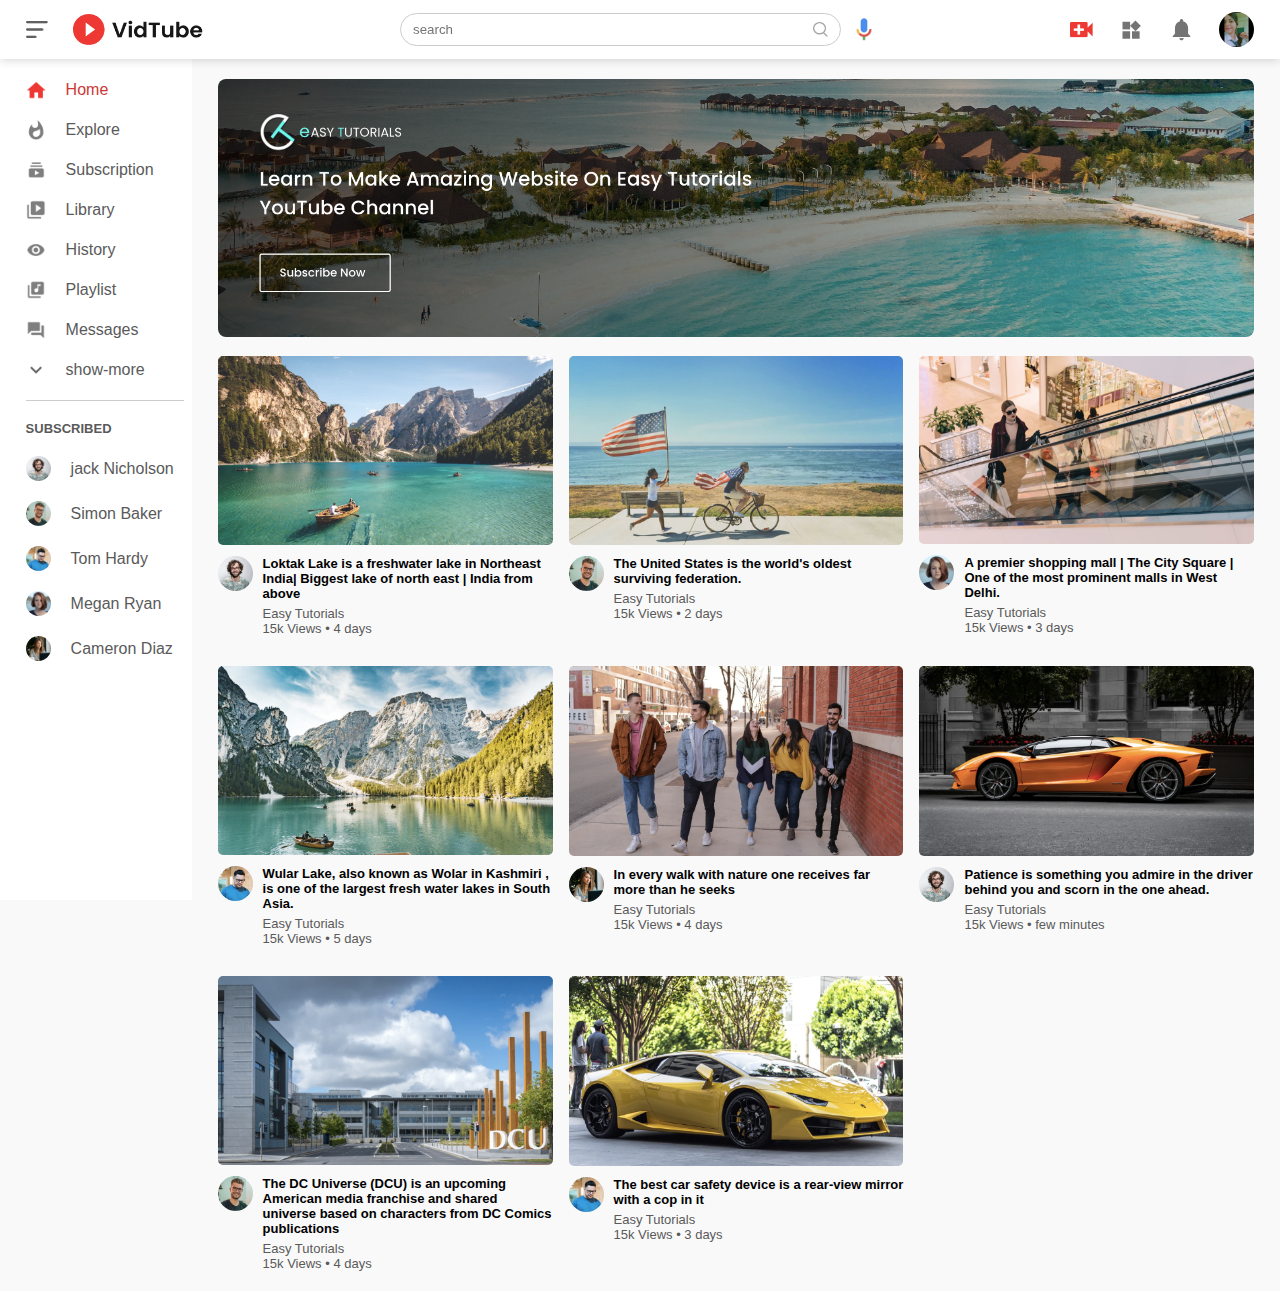
<file: index.HTML>
<!DOCTYPE html>
<html lang="en">
<head>
    <meta charset="UTF-8">
    <meta name="viewport" content="width=device-width, initial-scale=1.0">
    <title>video sharing website easy tutorial youtube channel</title>
    <link rel="stylesheet" href="STYLE.CSS">
</head>

<body>

    <nav class="flex-div">
        <div class="nav-left flex-div">
            <img src="menu.png" class="menu-icon">
            <img src="logo.png" class="logo">
            </div>
         <div class="nav-middle flex-div">
            <div class="search-box flex-div">
                <input type="text" placeholder="search">
                <img src="search.png" alt="">
            </div>
            <img src="voice-search.png" class="mic-icon">
         </div>
        <div class="nav-right flex-div">
            <img src="upload.png">
            <img src="more.png">
            <img src="notification.png">
            <img src="img.jpg" class="user-icon">
        </div>
    </nav>
    <!------------sidebar------------->
    <div class="sidebar">
        <div class="shortcut-link">
            <a href""><img src="home.png"><P>Home</P></a>
            <a href""><img src="explore.png"><P>Explore</P></a>
            <a href""><img src="subscriprion.png"><P>Subscription</P></a>
            <a href""><img src="library.png"><P>Library</P></a>
            <a href""><img src="history.png"><P>History</P></a>
            <a href""><img src="playlist.png"><P>Playlist</P></a>
            <a href""><img src="messages.png"><P>Messages</P></a>
            <a href""><img src="show-more.png"><P>show-more</P></a>
            <hr>
        </div>
        <div class="subscribed-list">
            <h3>SUBSCRIBED</h3>
            <a href""><img src="Jack.png"><P>jack Nicholson</P></a>
            <a href""><img src="simon.png"><P>Simon Baker</P></a>
            <a href""><img src="tom.png"><P>Tom Hardy</P></a>
            <a href""><img src="megan.png"><P>Megan Ryan</P></a>
            <a href""><img src="cameron.png"><P>Cameron Diaz</P></a>
        </div>
    </div>

<!--------main-------->

<div class="container">
    <div class="banner">
        <img src="banner.png">
    </div>
    <div class="list-container">
        <div class="vid-list">
            <a href="index1.html"><img src="thumbnail1.png" class="thumbnail"></a>
            <div class="flex-div">
                <img src="Jack.png">
                <div class="vid-info">
                    <a href="index1.html">Loktak Lake is a freshwater lake in Northeast India| Biggest lake of north east | India from above</a>
                    <P>Easy Tutorials</P>
                    <P>15k Views &bull; 4 days</P>
                  </div>
            </div>
        </div>
        <div class="vid-list">
            <a href=""><img src="thumbnail2.png" class="thumbnail"></a>
            <div class="flex-div">
                <img src="simon.png">
                <div class="vid-info">
                    <a href="">The United States is the world's oldest surviving federation.</a>
                    <P>Easy Tutorials</P>
                    <P>15k Views &bull; 2 days</P>
                  </div>
            </div>
        </div>
        <div class="vid-list">
            <a href=""><img src="thumbnail3.png" class="thumbnail"></a>
            <div class="flex-div">
                <img src="megan.png">
                <div class="vid-info">
                    <a href="">A premier shopping mall | The City Square | One of the most prominent malls in West Delhi.</a>
                    <P>Easy Tutorials</P>
                    <P>15k Views &bull; 3 days</P>
                  </div>
            </div>
        </div>
        <div class="vid-list">
            <a href=""><img src="thumbnail4.png" class="thumbnail"></a>
            <div class="flex-div">
                <img src="tom.png">
                <div class="vid-info">
                    <a href="">Wular Lake, also known as Wolar in Kashmiri , is one of the largest fresh water lakes in South Asia. </a>
                    <P>Easy Tutorials</P>
                    <P>15k Views &bull; 5 days</P>
                  </div>
            </div>
        </div>
        <div class="vid-list">
            <a href=""><img src="thumbnail5.png" class="thumbnail"></a>
            <div class="flex-div">
                <img src="cameron.png">
                <div class="vid-info">
                    <a href="">In every walk with nature one receives far more than he seeks</a>
                    <P>Easy Tutorials</P>
                    <P>15k Views &bull; 4 days</P>
                  </div>
            </div>
        </div>
        <div class="vid-list">
            <a href=""><img src="thumbnail6.png" class="thumbnail"></a>
            <div class="flex-div">
                <img src="Jack.png">
                <div class="vid-info">
                    <a href="">Patience is something you admire in the driver behind you and scorn in the one ahead.</a>
                    <P>Easy Tutorials</P>
                    <P>15k Views &bull; few minutes</P>
                  </div>
            </div>
        </div>
        <div class="vid-list">
            <a href=""><img src="thumbnail7.png" class="thumbnail"></a>
            <div class="flex-div">
                <img src="simon.png">
                <div class="vid-info">
                    <a href="">The DC Universe (DCU) is an upcoming American media franchise and shared universe based on characters from DC Comics publications</a>
                    <P>Easy Tutorials</P>
                    <P>15k Views &bull; 4 days</P>
                  </div>
            </div>
        </div>
        <div class="vid-list">
            <a href=""><img src="thumbnail8.png" class="thumbnail"></a>
            <div class="flex-div">
                <img src="tom.png">
                <div class="vid-info">
                    <a href="">The best car safety device is a rear-view mirror with a cop in it</a>
                    <P>Easy Tutorials</P>
                    <P>15k Views &bull; 3 days</P>
                  </div>
            </div>
        </div>
    </div>



</div>


 <script src="script.JS"></script>
</body>
</html>
</file>
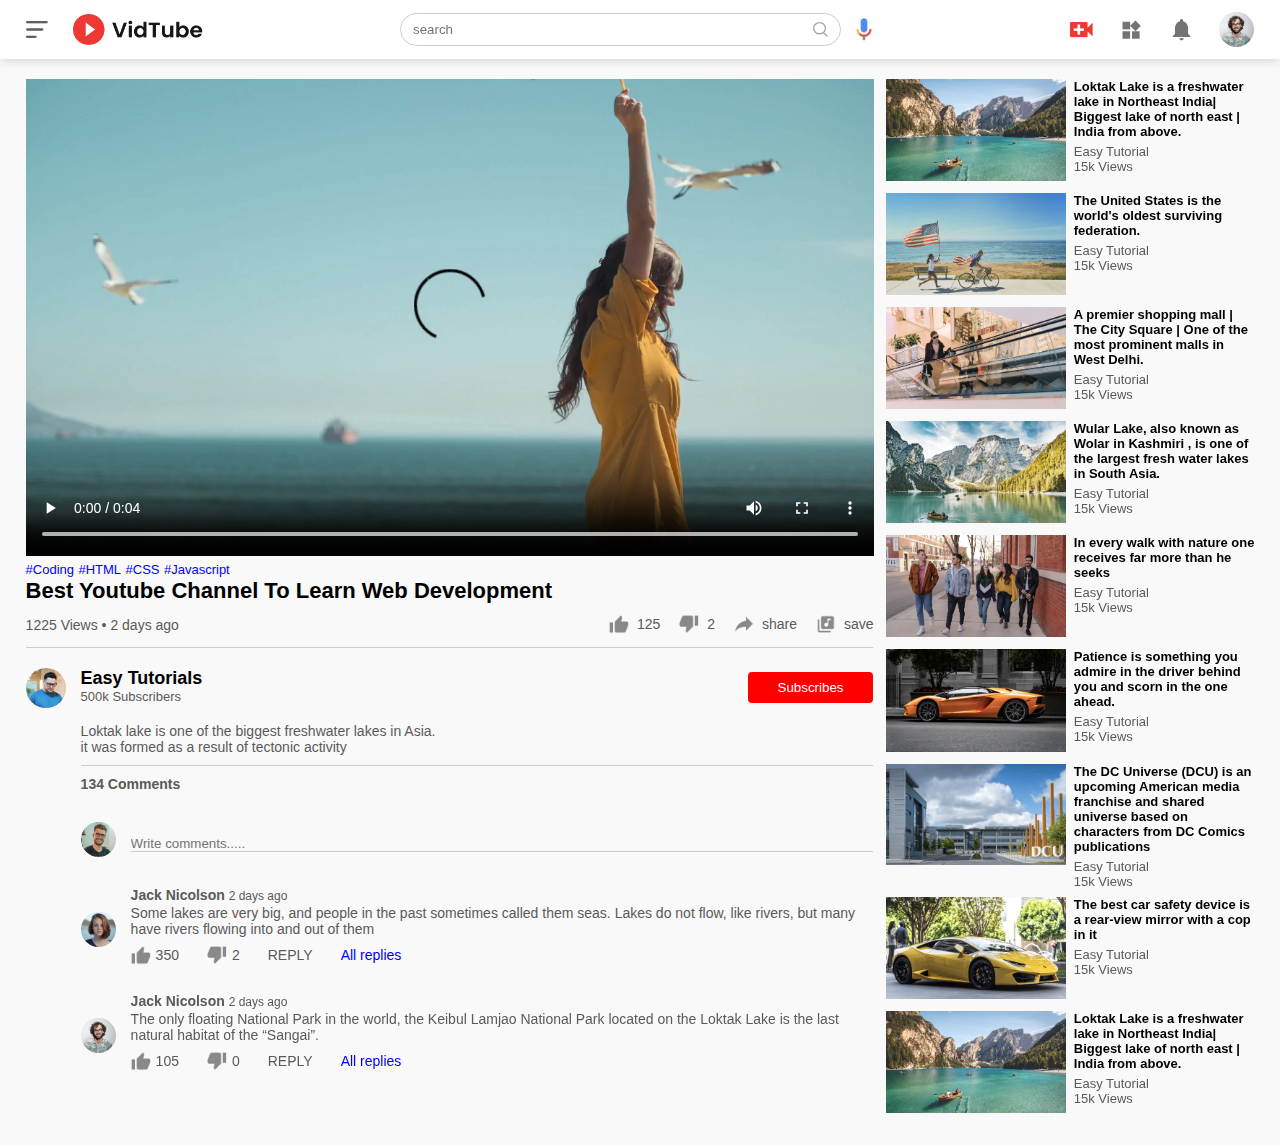
<file: index1.html>
<!DOCTYPE html>
<html lang="en">
<head>
    <meta charset="UTF-8">
    <meta name="viewport" content="width=device-width, initial-scale=1.0">
    <title>play video  - Easy tutorial youtube channel</title>
    <link rel="stylesheet" href="STYLE.CSS">
</head>

<body>
    <nav class="flex-div">
        <div class="nav-left flex-div">
            <img src="menu.png" class="menu-icon" alt="">
            <img src="logo.png" class="logo">
            </div>
         <div class="nav-middle flex-div">
            <div class="search-box flex-div">
                <input type="text" placeholder="search">
                <img src="search.png" alt="">
            </div>
            <img src="voice-search.png" class="mic-icon">
         </div>
        <div class="nav-right flex-div">
            <img src="upload.png" alt="">
            <img src="more.png" alt="">
            <img src="notification.png" alt="">
             <img src="Jack.png" class="user-icon">
        </div>
    </nav>

<div class="container play-container">
    <div class="row">
        <div class="play-video">
        <video controls autoplay >
            <source src="video.mp4" type="video/mp4">
        </video>
        <div class="tags">
            <a href="">#Coding</a>
            <a href="">#HTML</a>
            <a href="">#CSS</a>
            <a href="">#Javascript</a>
        </div>
        <h3>Best Youtube Channel To Learn Web Development </h3>
        <div class="play-video-info">
            <p>1225 Views &bull; 2 days ago</p>
            <div>
                <a href=""><img src="like.png" >125</a>
                <a href=""><img src="dislike.png" >2</a>
                <a href=""><img src="share.png" >share</a>
                <a href=""><img src="save.png" >save</a>
            </div>
        </div><hr>
        <div class="publisher">
            <img src="tom.png">
            <div>
                <p>Easy Tutorials</p>
                <span>500k Subscribers</span>
            </div>
            <button type="button">Subscribes</button>
        </div>
<div class="vid-description">
    <p>Loktak lake is one of the biggest freshwater lakes in Asia.</p><p>it was formed as a result of tectonic activity</p><hr>
    <h4>134 Comments</h4>
    <div class="add-comments">
        <img src="simon.png">
        <input type="text" placeholder="Write comments....." >
    </div>
<div class="old-comments">
    <img src="megan.png" >
    <div>
        <h3>Jack Nicolson <span>2 days ago</span></h3>
        <p>Some lakes are very big, and people in the past sometimes called them seas. Lakes do not flow, like rivers, but many have rivers flowing into and out of them</p>
        <div class="comment-action">
            <img src="like.png">
            <span>350</span>
            <img src="dislike.png">
            <span>2</span>
            <span>REPLY</span>
            <a href="">All replies</a>
        </div>
    </div>
</div>
<div class="old-comments">
    <img src="Jack.png" >
    <div>
        <h3>Jack Nicolson <span>2 days ago</span></h3>
        <p>The only floating National Park in the world, the Keibul Lamjao National Park located on the Loktak Lake is the last natural habitat of the “Sangai”. </p>
        <div class="comment-action">
            <img src="like.png">
            <span>105</span>
            <img src="dislike.png">
            <span>0</span>
            <span>REPLY</span>
            <a href="">All replies</a>
        </div>
    </div>
</div>






</div>

        </div>
        <div class="right-sidebar">
            <div class="side-video-list">
                <a href="" class="small-thumbnail"><img src="thumbnail1.png" ></a>
                <div class="vid-info">
                    <a href="" class="small-thumbnail">Loktak Lake is a freshwater lake in Northeast India| Biggest lake of north east | India from above.</a>
                    <p>Easy Tutorial</p>
                    <p>15k Views</p>
                </div>
            </div>
            <div class="side-video-list">
                <a href="" class="small-thumbnail"><img src="thumbnail2.png" ></a>
                <div class="vid-info">
                    <a href="" class="small-thumbnail">The United States is the world's oldest surviving federation.</a>
                    <p>Easy Tutorial</p>
                    <p>15k Views</p>
                </div>
            </div>
            <div class="side-video-list">
                <a href="" class="small-thumbnail"><img src="thumbnail3.png" ></a>
                <div class="vid-info">
                    <a href="" class="small-thumbnail">A premier shopping mall | The City Square | One of the most prominent malls in West Delhi.</a>
                    <p>Easy Tutorial</p>
                    <p>15k Views</p>
                </div>
            </div>
            <div class="side-video-list">
                <a href="" class="small-thumbnail"><img src="thumbnail4.png" ></a>
                <div class="vid-info">
                    <a href="" class="small-thumbnail">Wular Lake, also known as Wolar in Kashmiri , is one of the largest fresh water lakes in South Asia.</a>
                    <p>Easy Tutorial</p>
                    <p>15k Views</p>
                </div>
            </div>
            <div class="side-video-list">
                <a href="" class="small-thumbnail"><img src="thumbnail5.png" ></a>
                <div class="vid-info">
                    <a href="" class="small-thumbnail">In every walk with nature one receives far more than he seeks</a>
                    <p>Easy Tutorial</p>
                    <p>15k Views</p>
                </div>
            </div>
            <div class="side-video-list">
                <a href="" class="small-thumbnail"><img src="thumbnail6.png" ></a>
                <div class="vid-info">
                    <a href="" class="small-thumbnail">Patience is something you admire in the driver behind you and scorn in the one ahead.</a>
                    <p>Easy Tutorial</p>
                    <p>15k Views</p>
                </div>
            </div>
            <div class="side-video-list">
                <a href="" class="small-thumbnail"><img src="thumbnail7.png" ></a>
                <div class="vid-info">
                    <a href="" class="small-thumbnail">The DC Universe (DCU) is an upcoming American media franchise and shared universe based on characters from DC Comics publications</a>
                    <p>Easy Tutorial</p>
                    <p>15k Views</p>
                </div>
            </div>
            <div class="side-video-list">
                <a href="" class="small-thumbnail"><img src="thumbnail8.png" ></a>
                <div class="vid-info">
                    <a href="" class="small-thumbnail">The best car safety device is a rear-view mirror with a cop in it</a>
                    <p>Easy Tutorial</p>
                    <p>15k Views</p>
                </div>
            </div>
            <div class="side-video-list">
                <a href="" class="small-thumbnail"><img src="thumbnail1.png" ></a>
                <div class="vid-info">
                    <a href="" class="small-thumbnail">Loktak Lake is a freshwater lake in Northeast India| Biggest lake of north east | India from above.</a>
                    <p>Easy Tutorial</p>
                    <p>15k Views</p>
                </div>
            </div>




        </div>

    </div>
</div>







</body>
</html>
</file>
<file: STYLE.CSS>
*{
    margin: 0;
    padding: 0;
    font-family: 'poppins' , sans-serif;
    box-sizing: border-box;
}
a{
    text-decoration: none;
    color: #5a5a5a;
}
img{
    cursor: pointer;
}
.flex-div{
    display: flex;
    align-items: center;
}
nav{
    padding:12px 2%;
    justify-content: space-between;
    box-shadow: 0 0 10px rgba(0, 0, 0, 0.2);
    background: #fff ;
    position: sticky;
    top: 0;
    z-index: 10;
}
.nav-right img{
    width: 25px;
    margin-right: 25px;
}
.nav-right .user-icon{
    width: 35px;
    border-radius: 50%;
    margin-right: 0;
}
.nav-left .menu-icon{
width: 22px;
margin-right:25px;
}
.nav-left .logo{
    width:130px;
}
.nav-middle .mic-icon{
width: 16px;
}
.nav-middle .search-box{
    border: 1px solid #ccc;
    margin-right: 15px;
    padding: 8px 12px;
    border-radius: 25px;
}
.nav-middle .search-box input{
    width: 400px;
    border: 0;
    outline: 0;
    background: transparent;
}
.nav-middle .search-box img{
    width:15px;
}
.nav-middle .menu-icon img{
    height: 2px;
}
/*----------------sidebar------------*/
.sidebar{
    background: #fff;
    width: 15%;
    height: 100vh;
    position: fixed;
    top: 0;
    padding-left: 2%;
    padding-top: 80px;
}
.shortcut-link a img{
    width: 20px;
    margin-right: 20px;
}
.shortcut-link a{
    display: flex;
    align-items: center;
    margin-bottom: 20px;
    width: fit-content;
    flex-wrap: wrap;
}
.shortcut-link a:first-child{
    color: #cd3833;
}
.sidebar hr{
    border: 0;
    height: 1px;
    background: #ccc;
    width:95% ;
}
.subscribed-list h3{
    font-size: 13px;
    margin: 20px 0;
    color: #5a5a5a;
}
.subscribed-list a{
    display: flex;
    align-items: center;
    margin-bottom: 20px;
    width: fit-content;
    flex-wrap: wrap;
}
.subscribed-list a img{
    width: 25px;
    border-radius: 50%;
    margin-right: 20px;
}
.small-side-bar{
    width: 5%;
}
.small-side-bar a p{
    display: none;
}
.small-side-bar h3{
    display: none; 
}
.small-side-bar hr{
    width: 50%;
    margin-bottom: 25px;
}
/*---------main-------------*/
.container{
    background: #f9f9f9;
    padding-left: 17%;
    padding-right: 2%;
    padding-top: 20px;
    padding-bottom: 20px;
}
.large-container{
    padding-left: 7%;
}


 .banner{
    width: 100%;
}
.banner img{
    width: 100%;
    border-radius: 8px;
}
.list-container{
    display: grid;
    grid-template-columns: repeat(auto-fit,minmax(250px,1fr));
    grid-column-gap:16px ;
    grid-row-gap:30px;
    margin-top: 15px;
}
.vid-list .thumbnail{
    width: 100%;
    border-radius: 5px;
}
.vid-list .flex-div{
    align-items: flex-start;
    margin-top: 7px;
}
.vid-list .flex-div img{
    width: 35px;
    margin-right:10px;
    border-radius: 50%;
}
.vid-info{
    color: #5a5a5a;
    font-size: 13px;
}
.vid-info a{
    color: #000;
    font-weight:600 ;
    display: block;
    margin-bottom: 5px;

}





@media(max-width: 900px){
    .menu-icon{
        display: none;
    }
    .sidebar{
        display: none;
    }
    .container, .large-container{
        padding-left: 5%;
        padding-right: 5%;
    }
    .nav-right img{
        display: none;
    }
    .nav-right .user-icon{
        display: block;
        width: 30px;
    }
    .nav-middle .search-box input{
        width: 100px;
    }
    .nav-middle .mic-icon{
        display: none;
    }
    .logo{
        width: 90px;
    }

}




/*-------------play video page----------*/
.play-container{
    padding-left:2%;
}
.row{
    display: flex;
    justify-content: space-between;
    flex-wrap: wrap;
}
.play-video{
    flex-basis: 69%;

}
.right-sidebar{
    flex-basis: 30%;
}
.play-video video{
    width: 100%;
}
.side-video-list{
    display: flex;
    justify-content: space-between;
    margin-bottom: 8px;
}
.side-video-list img{
    width: 100%;
}
.side-video-list .small-thumbnail{
    flex-basis: 49%;
}
.side-video-list .vid-info{
    flex-basis: 49%;
}
.play-video .tags a{
    color: #0000ff;
    font-size: 13px;
}
.play-video h3{
    font-weight: 600;
    font-size: 22px;
}

.play-video .play-video-info{
    display: flex;
    align-items: center;
    justify-content: space-between;
    flex-wrap: wrap;
    margin-top: 10px;
    font-size: 14px;
    color: #5a5a5a;
}
.play-video .play-video-info a img{
    width: 20px;
    margin-right: 8px;

}
.play-video .play-video-info a{
    display: inline-flex;
    align-items: center;
    margin-left: 15px;
}
.play-video hr{
    border: 0;
    height: 1px;
    background: #ccc;
    margin: 10px 0;
}
.publisher{
    display: flex;
    align-items: center;
    margin-top:20px;
}
.publisher div{
    flex: 1;
    line-height: 18px;
}

.publisher img{
    width: 40px;
    border-radius: 50%;
    margin-right: 15px;
}
.publisher div p{
    color: #000;
    font-weight: 600;
    font-size: 18px;
}
.publisher div span{
    font-size: 13px;
    color: #5a5a5a;
}
.publisher button{
    background: red;
    color: #fff;
    padding:8px 30px;
    border: 0;
    outline: 0;
    border-radius: 4px;
    cursor: pointer;
}
.vid-description{
    padding-left: 55px;
    margin: 15px 0;
}
.vid-description{
    font-size: 14px;
    margin-bottom: 5px;
    color: #5a5a5a;
}
.vid-description{
    font-size: 14px;
    color: #5a5a5a;
    margin-top: 15px;
}
.add-comments{
    display: flex;
    align-items: center;
    margin: 30px 0;
}
.add-comments img{
    width: 35px;
    border-radius: 50px;
    margin-right: 15px;
}
.add-comments input{
    border: 0;
    outline: 0;
    border-bottom: 1px solid #ccc;
    width: 100%;
    padding-top: 10px;
    background: transparent;
}
.old-comments{
    display: flex;
    align-items: center;
    margin: 20px 0;
}
.old-comments img{
    width: 35px;
    border-radius:50% ;
    margin-right: 15px;
}
.old-comments h3{
    font-size: 14px;
    margin-bottom: 2px;

}
.old-comments h3 span{
    font-size: 12px;
    color: #5a5a5a;
    font-weight: 500;
    margin-left: 0px;
} 
.old-comments .comment-action{
    display: flex;
    align-items: center;
    margin: 8px 0;
    font-size: 14px;
}
.old-comments .comment-action img{
    border-radius: 0;
    width: 20px;
    margin-right: 5px;
}
.old-comments .comment-action span{
    margin-right: 28px;
    color:#5a5a5a;
}
.old-comments .comment-action a{
    color: #0000ff;
}



@media(max-width:980px){
    .play-video{
        flex-basis: 100%;
    }
    .right-sidebar{
        flex-basis: 100%;
    }
    .play-container{
        padding-left: 5%;
    }
    .vid-description{
        padding-left: 0;
    }
     .play-video .play-video-info a{
        margin-left: 0;
        margin-right: 15px;
        margin-top: 15px;
    }
}
</file>
